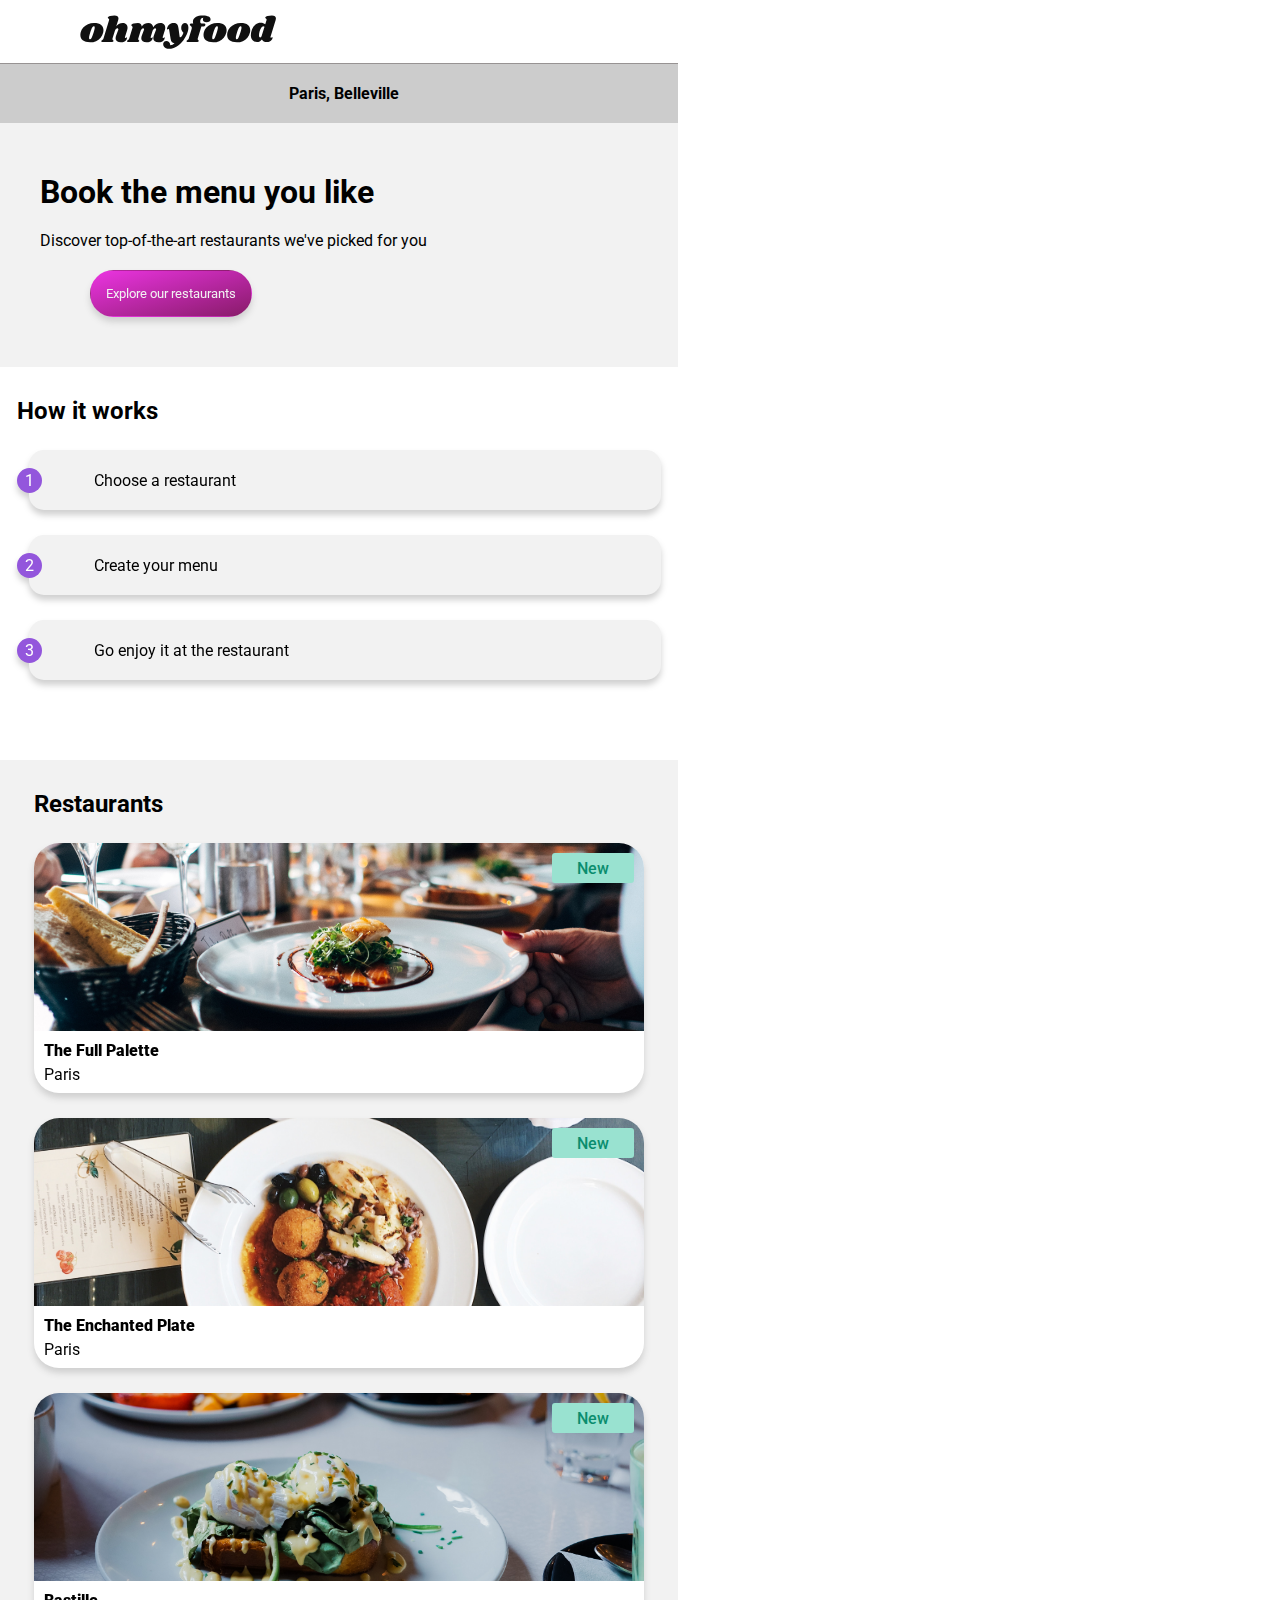
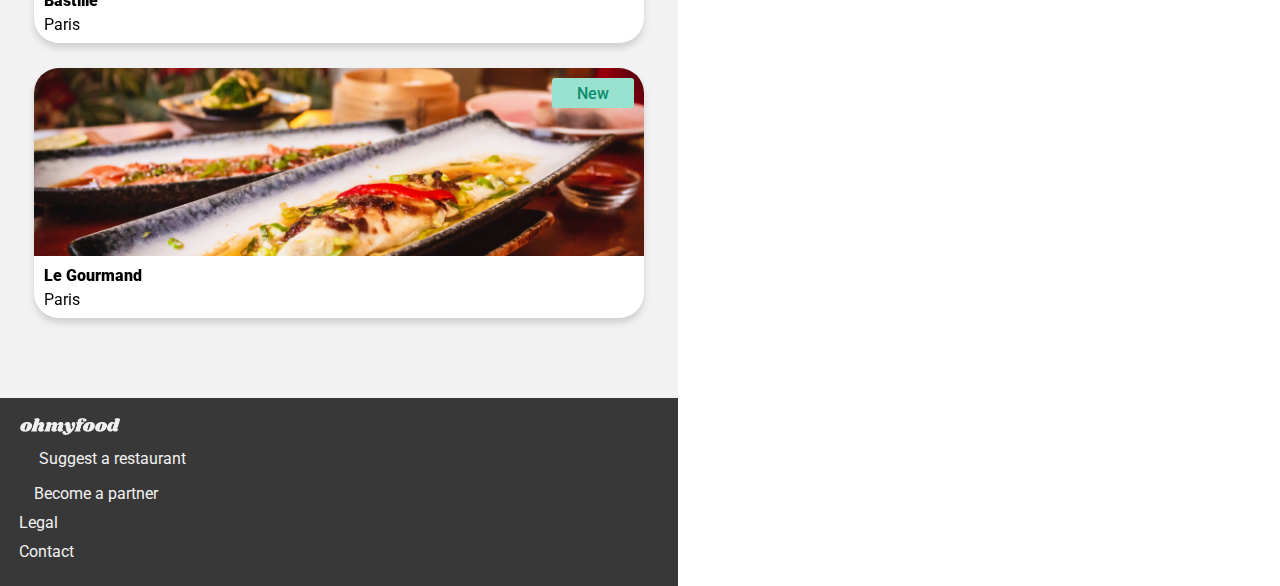
<file: index.html>
<!DOCTYPE html>
<html lang="en">

<head>
    <!-- standard information -->

    <title>Ohmyfood</title>
    <meta name="viewport" content="width=device-width, initial-scale=1" />
    <meta charset="utf-8">
    <meta http-equiv="X-UA-Compatible" content="IE=edge">
    <meta name="description"
        content="Ohmyfood is an luxury online food ordering company that puts the customer in control of creating their own menu before stepping foot in one of the gastronomic restaurants. 
        The concept allows users to make their gastronomic choices in advance, thereby reducing their waiting time in restaurants and improving their experience">

    <!-- Font Awesome, stylesheet and relevant font library -->

    <link rel="stylesheet" href="https://cdnjs.cloudflare.com/ajax/libs/font-awesome/6.3.0/css/all.min.css"
        integrity="sha512-SzlrxWUlpfuzQ+pcUCosxcglQRNAq/DZjVsC0lE40xsADsfeQoEypE+enwcOiGjk/bSuGGKHEyjSoQ1zVisanQ=="
        crossorigin="anonymous" referrerpolicy="no-referrer">
    <link href="styles/main.css" type="text/css" rel="stylesheet">

    <link rel="preconnect" href="https://fonts.googleapis.com">
    <link rel="preconnect" href="https://fonts.gstatic.com" crossorigin>
    <link rel="preconnect" href="https://fonts.googleapis.com">
    <link rel="preconnect" href="https://fonts.gstatic.com" crossorigin>
    <link rel="preconnect" href="https://fonts.googleapis.com">
    <link rel="preconnect" href="https://fonts.gstatic.com" crossorigin>
    <link rel="preconnect" href="https://fonts.googleapis.com">
<link rel="preconnect" href="https://fonts.gstatic.com" crossorigin>
<link href="https://fonts.googleapis.com/css2?family=Roboto:wght@100;400;500;700;900&family=Shrikhand&display=swap" rel="stylesheet">

</head>

<body>

   <!-- MENU PAGES LINKS -->
   <!-- <body class="menu1">The Full Palette
        <body class="menu2">The Enchanted Plate
        <body class="menu3">Bastille
        <body class="menu4">Le Gourmand -->

    <!-- LOGO AND LOCATION SECTION ==================== -->
<div class="loader"></div>

    <div class="site-container">
        <header>
            <div class="header_logo">
                <img src="./images/logo/ohmyfood@2x.svg" alt="Ohmyfood logo">
            </div>

            <div class="location">
                <i class="fa-sharp fa-solid fa-location-dot"></i>
                <h4>Paris, Belleville</h4>
            </div>

        </header>

        <!-- EXPLORE SECTION ==================== -->

        <section id="sec_discover">
            <div class="book">
                <h1>Book the menu you like</h1>
                <p>Discover top-of-the-art restaurants we've picked for you</p>

                <discover>
                    <button class="explore">
                        <span class="button_label_text">Explore our restaurants</span>
                    </button>
                </discover>
            </div>

        </section>

        <!-- HOW IT WORKS SECTION ==================== -->

        <section class="howto">
            

            <div class="mini-cards-container">
                <div class="how-to-header">  
                    <h2>How it works</h2>
                    </div>
                <div class="mini-card">
                    <p class="number">1</p>
                    <i class="fa-solid fa-mobile-screen-button"></i>
                    <p class="mini-card-text">Choose a restaurant</p>
                </div>

                <div class="mini-card">
                    <p class="number">2</p>
                    <i class="fas fa-list-ul fa-lg icon-fonction"></i>
                    <p class="mini-card-text">Create your menu</p>
                </div>

                <div class="mini-card">
                    <p class="number">3</p>
                    <i class="fa-sharp fa-solid fa-store"></i>
                    <p class="mini-card-text">Go enjoy it at the restaurant</p>
                </div>
            </div>
</body>
</section>

<!-- RESTAURANT SELECTION CONTAINER AND CARDS ==================== -->
<section>

<div class="big-cards-container">

    <div class="restaurants-header">
        <h2>Restaurants</h2>
    </div>

   
    <section id="menu1">
    <a href="./menu1.html">
        
        <div class="big-card">
			<img src="./images/restaurants/the-full-palette.jpg" alt="The Full Palette">
			<div class="card-details">
				<div>
					<p class="card-title"><strong>The Full Palette</strong> </p>
					<p class="card-description">Paris</p>
				</div>
				<span class="fa-stack fa-2x">
					<span class="fa-regular fa-heart fa-stack-2x"></span>
					<span class="fa-solid fa-heart fa-stack-2x"></span>
				  </span>        
			</div>
			<p class="new">New</p>
		</div>
	</a>
	</section>

	<section id="menu2">
    <a href="./#">
		<div class="big-card">
            <img src="./images/restaurants/the-enchanted-plate.jpg" alt="The Enchanted Plate">            
            <div class="card-details">
				<div>
					<p class="card-title"><strong>The Enchanted Plate</strong> </p>
					<p class="card-description">Paris</p> 
				</div>
				<span class="fa-stack fa-2x">
					<span class="fa-regular fa-heart fa-stack-2x"></span>
					<span class="fa-solid fa-heart fa-stack-2x"></span>
				</span>        
			</div>
			<p class="new">New</p>
		</div>
    </a>
	</section>
       

    <a href="./#">
		<div class="big-card">
            <img src="./images/restaurants/bastille.jpg" alt="Bastille">            
            <div class="card-details">
				<div>
					<p class="card-title"><strong>Bastille</strong> </p>
					<p class="card-description">Paris</p> 
			</div>
            <span class="fa-stack fa-2x">
				<span class="fa-regular fa-heart fa-stack-2x"></span>
				<span class="fa-solid fa-heart fa-stack-2x"></span>
			</span>       
		</div>           
        <p class="new">New</p>
		</div>
    </a>

       
   <a href="./#">
		<div class="big-card">
            <img src="./images/restaurants/le-gourmand.jpg" alt="Le Gourmand">          
            <div class="card-details">
				<div>
					<p class="card-title"><strong>Le Gourmand</strong> </p>
					<p class="card-description">Paris</p> 
				</div>
				<span class="fa-stack fa-2x">
					<span class="fa-regular fa-heart fa-stack-2x"></span>
					<span class="fa-solid fa-heart fa-stack-2x"></span>
				</span>
			</div>
			<p class="new">New</p>
		</div>
   </a>

    
</div>

</section>



<!-- FOOTER ==================== -->

<section class="footer_info">
    <div class="footer-cards-container">
        <div class="footer_logo">
            <img class="resize" src="./images/logo/ohmyfood.png" alt="Ohmyfood logo">
        </div>

        <div class="footer-card1">
            <a href="./#"><i class="fa-solid fa-utensils"></i>
            <p class="footer-heading">Suggest a restaurant</p></a>
        </div>
        

        <div class="footer-card2">
            <a href="./#"><i class="fa-regular fa-handshake"></i>
            <p class="footer-heading">Become a partner</p></a>
        </div>
        

        <div class="footer-card3">
            <a href="./#"><p>Legal</p></a>
        </div>

        <div class="footer-card4">
            <a href="mailto:info@ohmyfood.com"><p>Contact</p></a>
        </div>
    </div>
    </div>

</section>
</body>
</html>
</file>
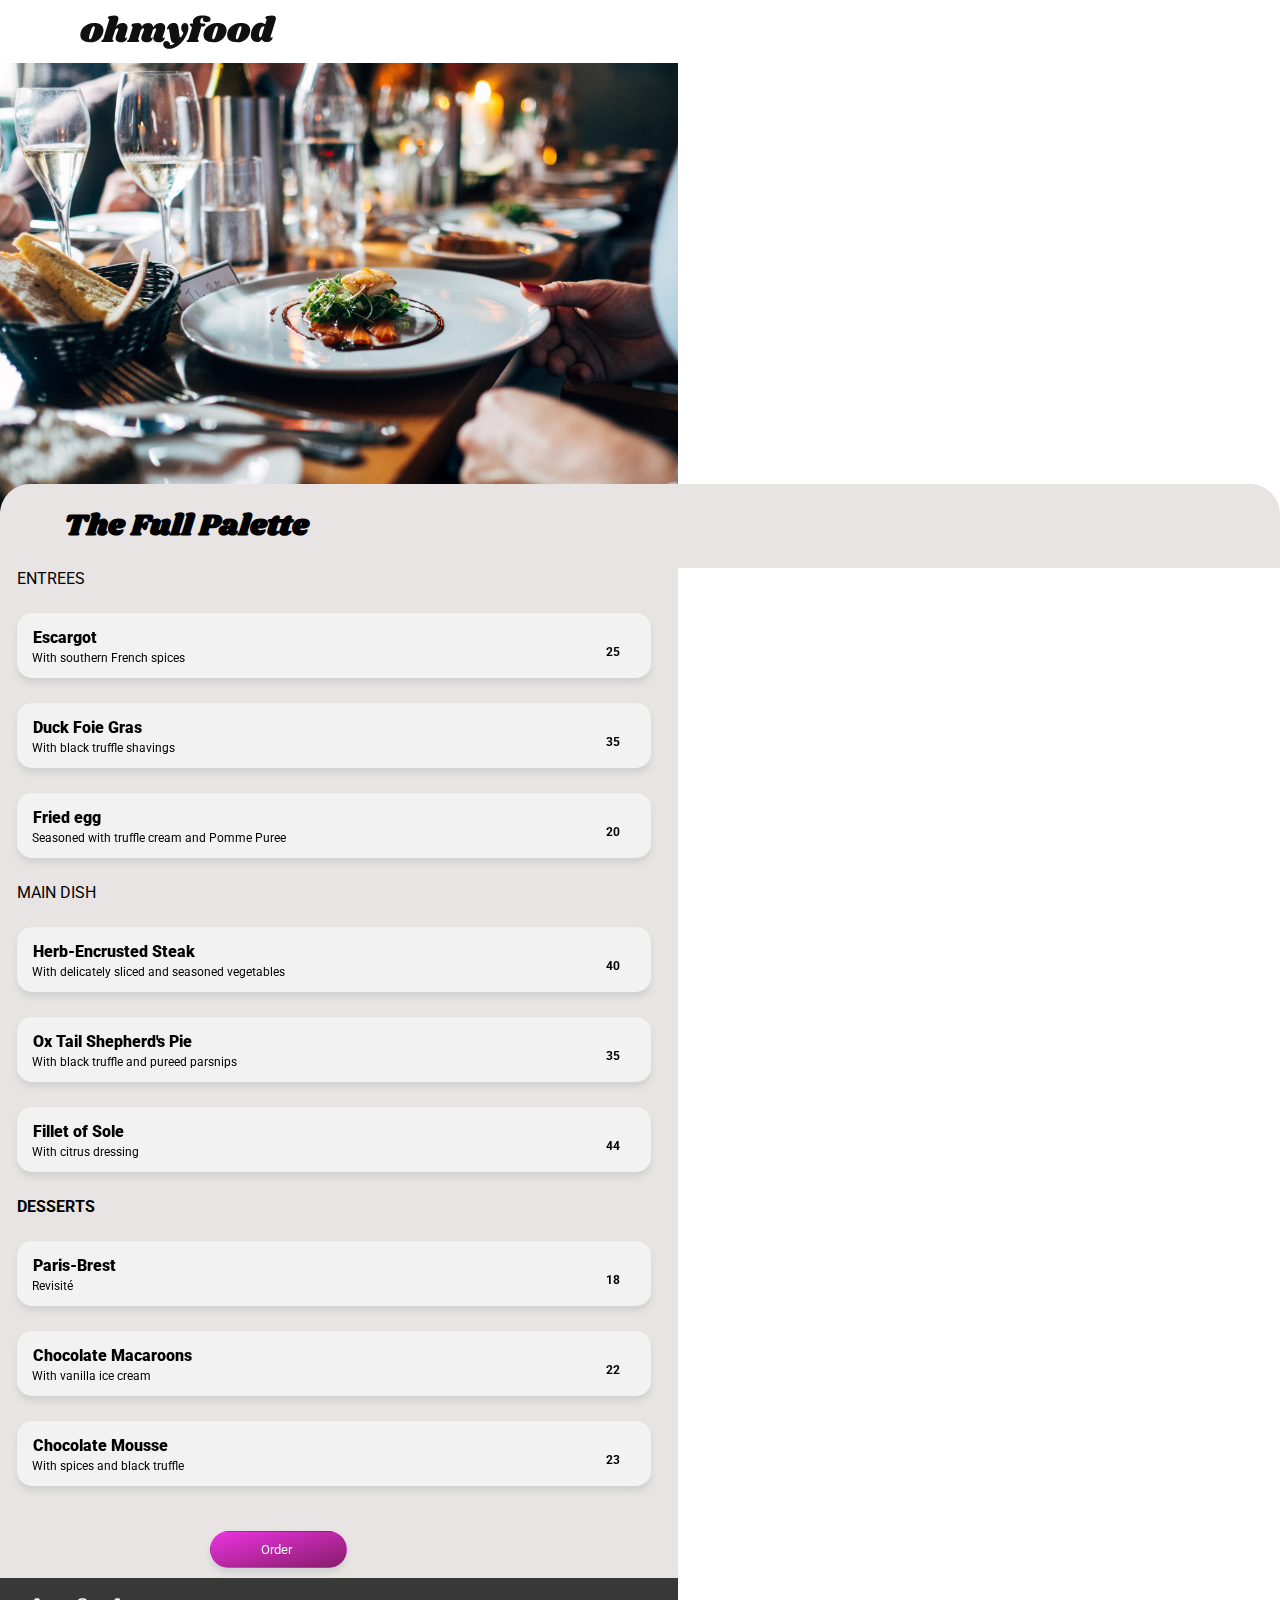
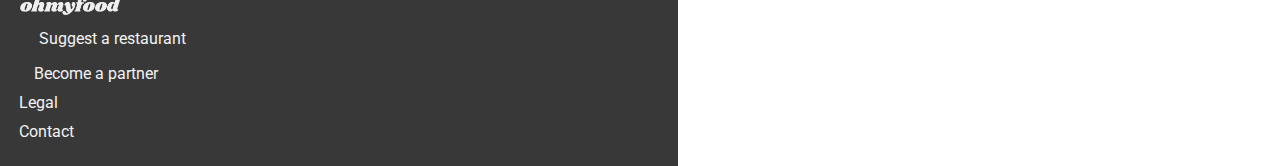
<file: menu1.html>
<!DOCTYPE html>
<html lang="en">

<head>
    <!-- STANDARD INFORMATION -->

    <title>The Full Palette menu</title>
    <meta name="viewport" content="width=device-width, initial-scale=1" />
    <meta charset="utf-8">
    <meta http-equiv="X-UA-Compatible" content="IE=edge">
    <meta name="description"
        content="Choose from the Full Palette's extensive menu, then submit your choices on the Ohmyfood luxury online food ordering company. You're in control of creating your menu before even stepping foot in our gastronomic restaurant.">

    <!-- Font Awesome, stylesheet and relevant font library -->

    <link rel="stylesheet" href="https://cdnjs.cloudflare.com/ajax/libs/font-awesome/6.3.0/css/all.min.css"
        integrity="sha512-SzlrxWUlpfuzQ+pcUCosxcglQRNAq/DZjVsC0lE40xsADsfeQoEypE+enwcOiGjk/bSuGGKHEyjSoQ1zVisanQ=="
        crossorigin="anonymous" referrerpolicy="no-referrer">
    <link href="styles/main.css" type="text/css" rel="stylesheet">
	<link href="styles/restaurant.css" type="text/css" rel="stylesheet">

    <link rel="preconnect" href="https://fonts.googleapis.com">
    <link rel="preconnect" href="https://fonts.gstatic.com" crossorigin>
    <link rel="preconnect" href="https://fonts.googleapis.com">
    <link rel="preconnect" href="https://fonts.gstatic.com" crossorigin>
    <link rel="preconnect" href="https://fonts.googleapis.com">
    <link rel="preconnect" href="https://fonts.gstatic.com" crossorigin>
    <link rel="preconnect" href="https://fonts.googleapis.com">
	<link rel="preconnect" href="https://fonts.gstatic.com" crossorigin>
	
	<link href="https://fonts.googleapis.com/css2?family=Roboto:wght@100;400;500;700;900" rel="stylesheet">
	<link href="https://fonts.googleapis.com/css2?family=Shrikhand&display=swap" rel="stylesheet">
</head>        
<body>  

<!-- MENU ONE DETAILS -->

      
        <div class="loader"></div>

        <!-- lOGO AND IMAGE SECTION -->

        <div class="site-container">
            <header>
				<a href="./index.html">
					<div class="header-back-navigation">
						<span class="fa-solid fa-arrow-left"></span>
					</div>
                </a>
				<div class="header_logo">
                    <img src="./images/logo/ohmyfood@2x.svg" alt="Ohmyfood logo">
				</div>
			</header>
		
        
      

    <!-- RESTAURANT MENU CONTAINER, HEART AND CARDS -->

    
    
        <div class="menu-image">
			<a href="./index.html"><img src="./images/restaurants/the-full-palette.jpg" alt="The Full Palette"></a>
		</div>
	
    
    <div class="restaurant-header">
		<div class="card-details">
			<div>
				<p class="restaurant-title"><strong>The Full Palette</strong> </p>
			</div>
			<span class="fa-stack fa-2x">
				<span class="fa-regular fa-heart fa-stack-2x"></span>
				<span class="fa-solid fa-heart fa-stack-2x"></span>
			</span>
		</div>
    </div>

    
    <!-- MENU CARD DETAILS -->

    <div class="menu-cards-container">
		<p class="sub-name">ENTREES</p>
	
		<div class="menu-card">        
			<div class="card-info">
				<span class="card-title"><strong>Escargot</strong></span>
				<span class="card-description">With southern French spices</span>
				<span class="card-cost"><p>25<i class="fa-solid fa-euro-sign"></i></p></span>
            </div>
            <div class="hidden-control">
                <div class="check"><i class="fa-solid fa-check"></i></div>
            </div>   
		</div>

        <div class="menu-card">        
            <div class="card-info">
				<span class="card-title"><strong>Duck Foie Gras</strong></span>
				<span class="card-description">With black truffle shavings</span>
				<span class="card-cost"><p>35<i class="fa-solid fa-euro-sign"></i></p></span>
            </div>
            <div class="hidden-control">
                <div class="check"><i class="fa-solid fa-check"></i></div>
            </div>       
        </div>
        
        <div class="menu-card">
            <div class="card-info">
				<span class="card-title"><strong>Fried egg</strong></span>
				<span class="card-description">Seasoned with truffle cream and Pomme Puree</span>
				<span class="card-cost"><p>20<i class="fa-solid fa-euro-sign"></i></p></span>
            </div>
            <div class="hidden-control">
                <div class="check"><i class="fa-solid fa-check"></i></div>
            </div>       
        </div>


        <p class="sub-name">MAIN DISH</p>

		<div class="menu-card">        
			<div class="card-info">
				<span class="card-title"><strong>Herb-Encrusted Steak</strong></span>
				<span class="card-description">With delicately sliced and seasoned vegetables</span>
				<span class="card-cost"><p>40<i class="fa-solid fa-euro-sign"></i></p></span>
            </div>
            <div class="hidden-control">
                <div class="check"><i class="fa-solid fa-check"></i></div>
            </div>   
		</div>

		<div class="menu-card">        
			<div class="card-info">
				<span class="card-title"><strong>Ox Tail Shepherd's Pie</strong></span>
				<span class="card-description">With black truffle and pureed parsnips</span>
				<span class="card-cost"><p>35<i class="fa-solid fa-euro-sign"></i></p></span>
            </div>
            <div class="hidden-control">
                <div class="check"><i class="fa-solid fa-check"></i></div>
            </div>   
		</div>
		
		
		<div class="menu-card">        
			<div class="card-info">
				<span class="card-title"><strong>Fillet of Sole</strong></span>
				<span class="card-description">With citrus dressing</span>
				<span class="card-cost"><p>44<i class="fa-solid fa-euro-sign"></i></p></span>
            </div>
            <div class="hidden-control">
                <div class="check"><i class="fa-solid fa-check"></i></div>
            </div>   
		</div>
		
		
		
        <p class="sub-name"><strong>DESSERTS</strong> </p>

		<div class="menu-card">        
			<div class="card-info">
				<span class="card-title"><strong>Paris-Brest</strong></span>
				<span class="card-description">Revisité</span>
				<span class="card-cost"><p>18<i class="fa-solid fa-euro-sign"></i></p></span>
            </div>
            <div class="hidden-control">
                <div class="check"><i class="fa-solid fa-check"></i></div>
            </div>   
		</div>

		<div class="menu-card">        
			<div class="card-info">
				<span class="card-title"><strong>Chocolate Macaroons</strong></span>
				<span class="card-description">With vanilla ice cream</span>
				<span class="card-cost"><p>22<i class="fa-solid fa-euro-sign"></i></p></span>
            </div>
            <div class="hidden-control">
                <div class="check"><i class="fa-solid fa-check"></i></div>
            </div>   
		</div>
	
		<div class="menu-card">        
			<div class="card-info">
				<span class="card-title"><strong>Chocolate Mousse</strong></span>
				<span class="card-description">With spices and black truffle</span>
				<span class="card-cost"><p>23<i class="fa-solid fa-euro-sign"></i></p></span>
            </div>
            <div class="hidden-control">
                <div class="check"><i class="fa-solid fa-check"></i></div>
            </div>   
		</div>
       

        <!-- ORDER BUTTON -->

        <button class="order">
            <span class="button_label_text">Order</span>
        </button>

    </div>
    

    <section class="footer_info">
		<div class="footer-cards-container">
			<div class="footer_logo">
				<img class="resize" src="./images/logo/ohmyfood.png" alt="Ohmyfood logo">
			</div>

			<div class="footer-card1">
				<a href="#"><i class="fa-solid fa-utensils"></i>
				<p class="footer-heading">Suggest a restaurant</p></a>
			</div>
			

			<div class="footer-card2">
				<a href="#"><i class="fa-regular fa-handshake"></i>
				<p class="footer-heading">Become a partner</p></a>
			</div>
			

			<div class="footer-card3">
				<a href="#"><p>Legal</p></a>
			</div>

			<div class="footer-card4">
				<a href="mailto:info@ohmyfood.com"><p>Contact</p></a>
			</div>
		</div>
		</div>

	</section>    
    
    </div>



</body>
    
</html>
</file>
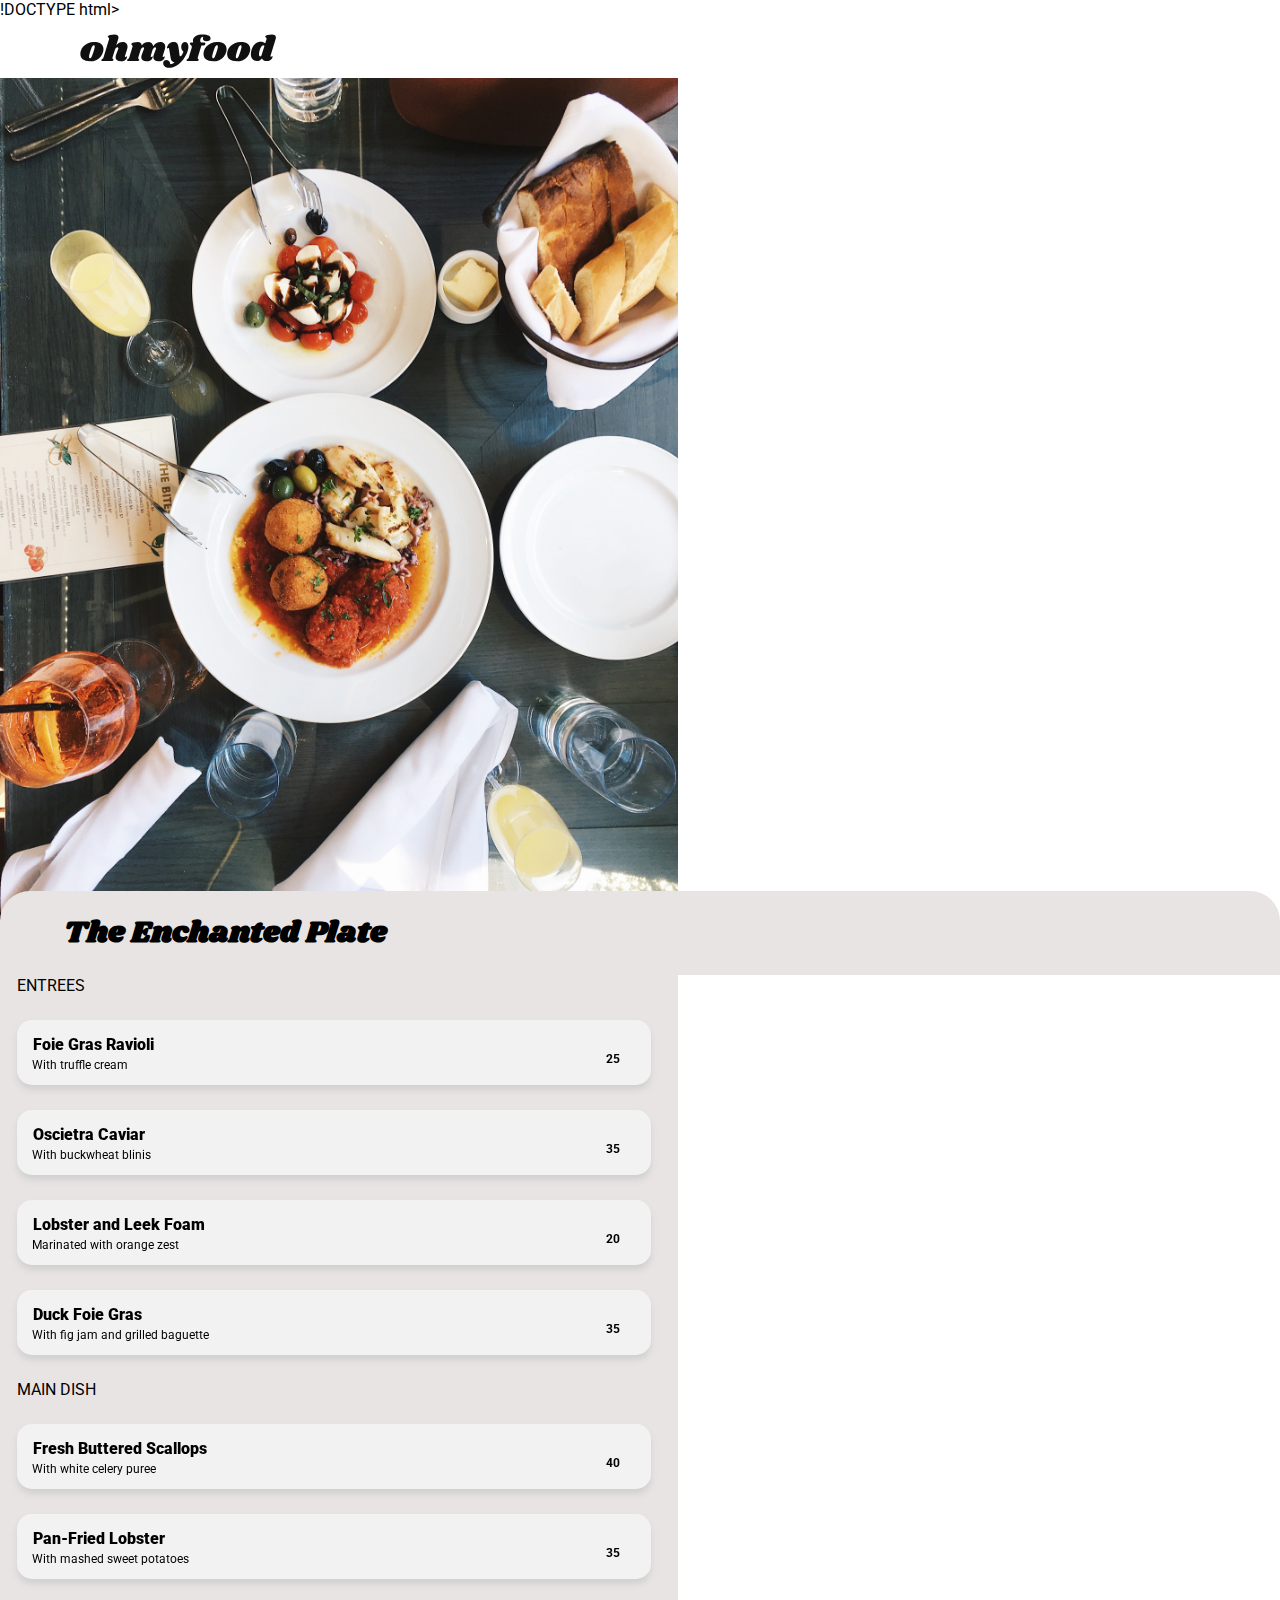
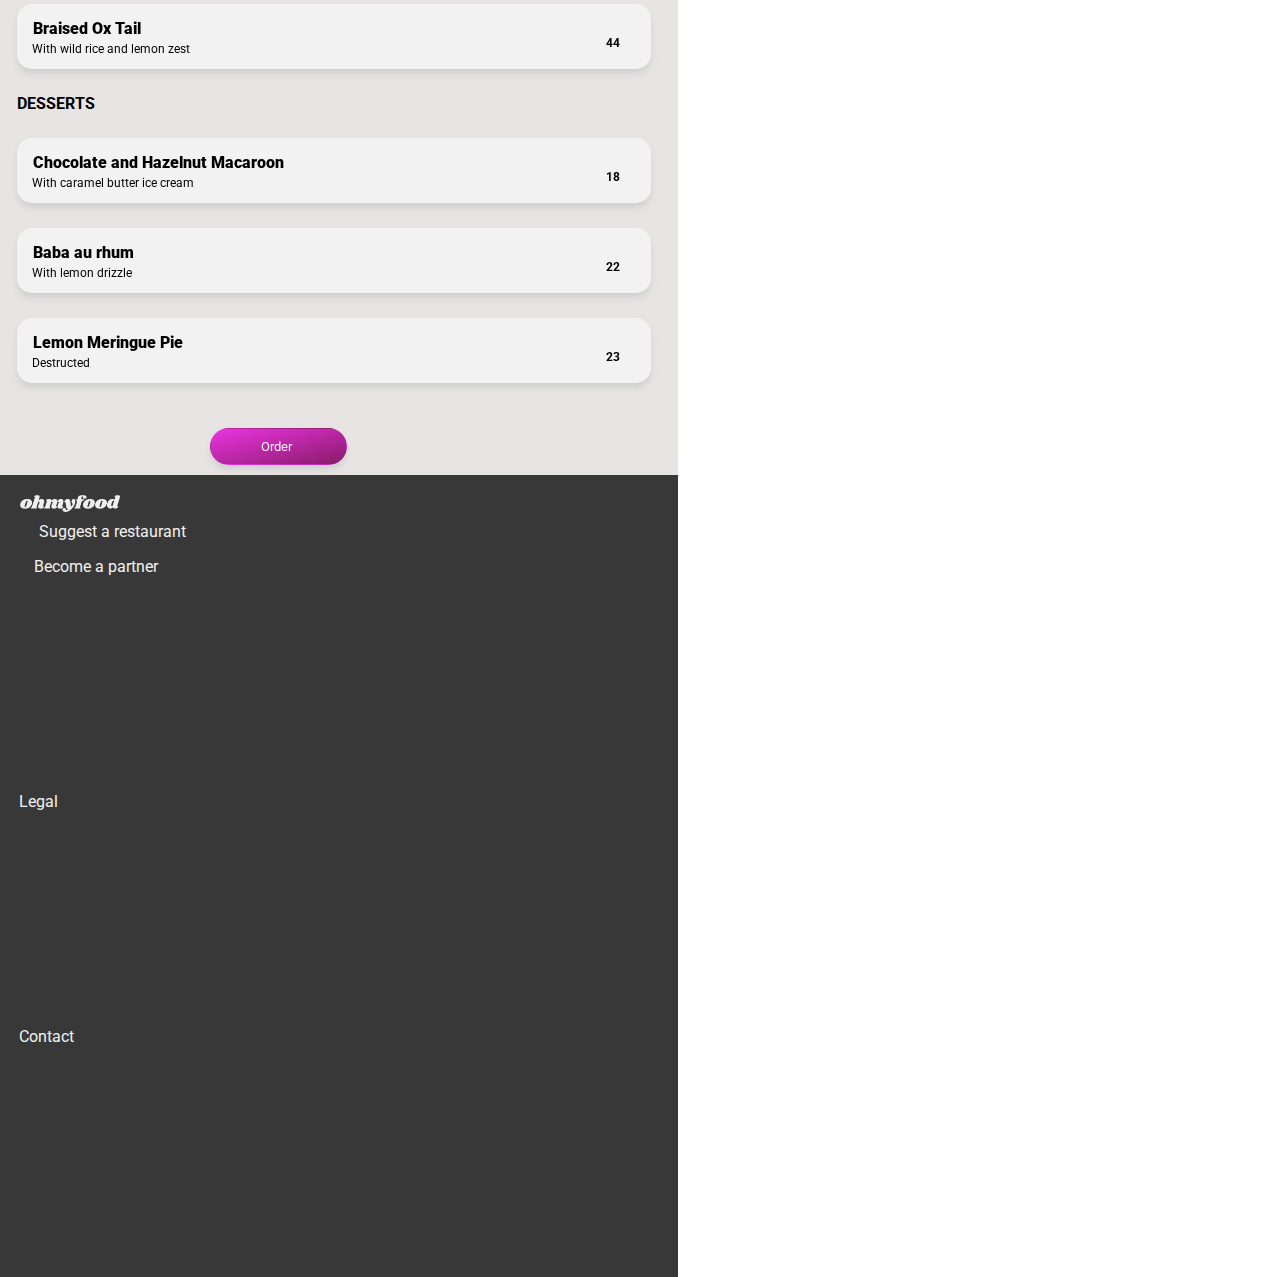
<file: menu2.html>
!DOCTYPE html>
<html lang="en">

<head>
    <!-- STANDARD INFORMATION -->

    <title>The Enchanted Plate menu</title>
    <meta name="viewport" content="width=device-width, initial-scale=1" />
    <meta charset="utf-8">
    <meta http-equiv="X-UA-Compatible" content="IE=edge">
    <meta name="description"
        content="Choose from The Enchanted Plate's extensive menu, then submit your choices on the Ohmyfood luxury online food ordering company. You're in control of creating your menu before even stepping foot in our gastronomic restaurant.">

    <!-- Font Awesome, stylesheet and relevant font library -->

    <link rel="stylesheet" href="https://cdnjs.cloudflare.com/ajax/libs/font-awesome/6.3.0/css/all.min.css"
        integrity="sha512-SzlrxWUlpfuzQ+pcUCosxcglQRNAq/DZjVsC0lE40xsADsfeQoEypE+enwcOiGjk/bSuGGKHEyjSoQ1zVisanQ=="
        crossorigin="anonymous" referrerpolicy="no-referrer">
    <link href="styles/main.css" type="text/css" rel="stylesheet">
	<link href="styles/restaurant.css" type="text/css" rel="stylesheet">

    <link rel="preconnect" href="https://fonts.googleapis.com">
    <link rel="preconnect" href="https://fonts.gstatic.com" crossorigin>
    <link rel="preconnect" href="https://fonts.googleapis.com">
    <link rel="preconnect" href="https://fonts.gstatic.com" crossorigin>
    <link rel="preconnect" href="https://fonts.googleapis.com">
    <link rel="preconnect" href="https://fonts.gstatic.com" crossorigin>
    <link rel="preconnect" href="https://fonts.googleapis.com">
	<link rel="preconnect" href="https://fonts.gstatic.com" crossorigin>
	
	<link href="https://fonts.googleapis.com/css2?family=Roboto:wght@100;400;500;700;900" rel="stylesheet">
	<link href="https://fonts.googleapis.com/css2?family=Shrikhand&display=swap" rel="stylesheet">
</head>        
<body>  

<!-- MENU ONE DETAILS -->

      
        <div class="loader"></div>

        <!-- lOGO AND IMAGE SECTION -->

        <div class="site-container">
            <header>
				<a href="./index.html">
					<div class="header-back-navigation">
						<span class="fa-solid fa-arrow-left"></span>
					</div>
                </a>
				<div class="header_logo">
                    <img src="./images/logo/ohmyfood@2x.svg" alt="Ohmyfood logo">
				</div>
			</header>
		
        
      

    <!-- RESTAURANT MENU CONTAINER, HEART AND CARDS -->

    
    
        <div class="menu-image">
			<a href="./index.html"><img src="./images/restaurants/the-enchanted-plate.jpg" alt="The Full Palette"></a>
		</div>
	
    
    <div class="restaurant-header">
		<div class="card-details">
			<div>
				<p class="restaurant-title"><strong>The Enchanted Plate</strong> </p>
			</div>
			<span class="fa-stack fa-2x">
				<span class="fa-regular fa-heart fa-stack-2x"></span>
				<span class="fa-solid fa-heart fa-stack-2x"></span>
			</span>
		</div>
    </div>

    
    <!-- MENU CARD DETAILS -->

    <div class="menu-cards-container">
		<p class="sub-name">ENTREES</p>
	
		<div class="menu-card">        
			<div class="card-info">
				<span class="card-title"><strong>Foie Gras Ravioli</strong></span>
				<span class="card-description">With truffle cream</span>
				<span class="card-cost"><p>25<i class="fa-solid fa-euro-sign"></i></p></span>
            </div>
            <div class="hidden-control">
                <div class="check"><i class="fa-solid fa-check"></i></div>
            </div>   
		</div>

        <div class="menu-card">        
            <div class="card-info">
				<span class="card-title"><strong>Oscietra Caviar</strong></span>
				<span class="card-description">With buckwheat blinis</span>
				<span class="card-cost"><p>35<i class="fa-solid fa-euro-sign"></i></p></span>
            </div>
            <div class="hidden-control">
                <div class="check"><i class="fa-solid fa-check"></i></div>
            </div>       
        </div>
        
        <div class="menu-card">
            <div class="card-info">
				<span class="card-title"><strong>Lobster and Leek Foam</strong></span>
				<span class="card-description">Marinated with orange zest</span>
				<span class="card-cost"><p>20<i class="fa-solid fa-euro-sign"></i></p></span>
            </div>
            <div class="hidden-control">
                <div class="check"><i class="fa-solid fa-check"></i></div>
            </div>       
        </div>

        <div class="menu-card">
            <div class="card-info">
				<span class="card-title"><strong>Duck Foie Gras</strong></span>
				<span class="card-description">With fig jam and grilled baguette</span>
				<span class="card-cost"><p>35<i class="fa-solid fa-euro-sign"></i></p></span>
            </div>
            <div class="hidden-control">
                <div class="check"><i class="fa-solid fa-check"></i></div>
            </div>       
        </div>


        <p class="sub-name">MAIN DISH</p>

		<div class="menu-card">        
			<div class="card-info">
				<span class="card-title"><strong>Fresh Buttered Scallops</strong></span>
				<span class="card-description">With white celery puree</span>
				<span class="card-cost"><p>40<i class="fa-solid fa-euro-sign"></i></p></span>
            </div>
            <div class="hidden-control">
                <div class="check"><i class="fa-solid fa-check"></i></div>
            </div>   
		</div>

		<div class="menu-card">        
			<div class="card-info">
				<span class="card-title"><strong>Pan-Fried Lobster</strong></span>
				<span class="card-description">With mashed sweet potatoes</span>
				<span class="card-cost"><p>35<i class="fa-solid fa-euro-sign"></i></p></span>
            </div>
            <div class="hidden-control">
                <div class="check"><i class="fa-solid fa-check"></i></div>
            </div>   
		</div>
		
		
		<div class="menu-card">        
			<div class="card-info">
				<span class="card-title"><strong>Braised Ox Tail</strong></span>
				<span class="card-description">With wild rice and lemon zest</span>
				<span class="card-cost"><p>44<i class="fa-solid fa-euro-sign"></i></p></span>
            </div>
            <div class="hidden-control">
                <div class="check"><i class="fa-solid fa-check"></i></div>
            </div>   
		</div>
		
		
		
        <p class="sub-name"><strong>DESSERTS</strong> </p>

		<div class="menu-card">        
			<div class="card-info">
				<span class="card-title"><strong>Chocolate and Hazelnut Macaroon</strong></span>
				<span class="card-description">With caramel butter ice cream</span>
				<span class="card-cost"><p>18<i class="fa-solid fa-euro-sign"></i></p></span>
            </div>
            <div class="hidden-control">
                <div class="check"><i class="fa-solid fa-check"></i></div>
            </div>   
		</div>

		<div class="menu-card">        
			<div class="card-info">
				<span class="card-title"><strong>Baba au rhum</strong></span>
				<span class="card-description">With lemon drizzle</span>
				<span class="card-cost"><p>22<i class="fa-solid fa-euro-sign"></i></p></span>
            </div>
            <div class="hidden-control">
                <div class="check"><i class="fa-solid fa-check"></i></div>
            </div>   
		</div>
	
		<div class="menu-card">        
			<div class="card-info">
				<span class="card-title"><strong>Lemon Meringue Pie</strong></span>
				<span class="card-description">Destructed</span>
				<span class="card-cost"><p>23<i class="fa-solid fa-euro-sign"></i></p></span>
            </div>
            <div class="hidden-control">
                <div class="check"><i class="fa-solid fa-check"></i></div>
            </div>   
		</div>
       

        <!-- ORDER BUTTON -->

        <button class="order">
            <span class="button_label_text">Order</span>
        </button>

    </div>
    

    <section class="footer_info">
		<div class="footer-cards-container">
			<div class="footer_logo">
				<img class="resize" src="./images/logo/ohmyfood.png" alt="Ohmyfood logo">
			</div>

			<div class="footer-card1">
				<a href="#"><i class="fa-solid fa-utensils"></i>
				<p class="footer-heading">Suggest a restaurant</p></a>
			</div>
			

			<div class="footer-card2">
				<a href="#"><i class="fa-regular fa-handshake"></i>
				<p class="footer-heading">Become a partner</p></a>
			</div>
			

			<div class="footer-card3">
				<a href="#"><p>Legal</p></a>
			</div>

			<div class="footer-card4">
				<a href="mailto:info@ohmyfood.com"><p>Contact</p></a>
			</div>
		</div>
		</div>

	</section>    
    
    </div>



</body>
    
</html>
</file>
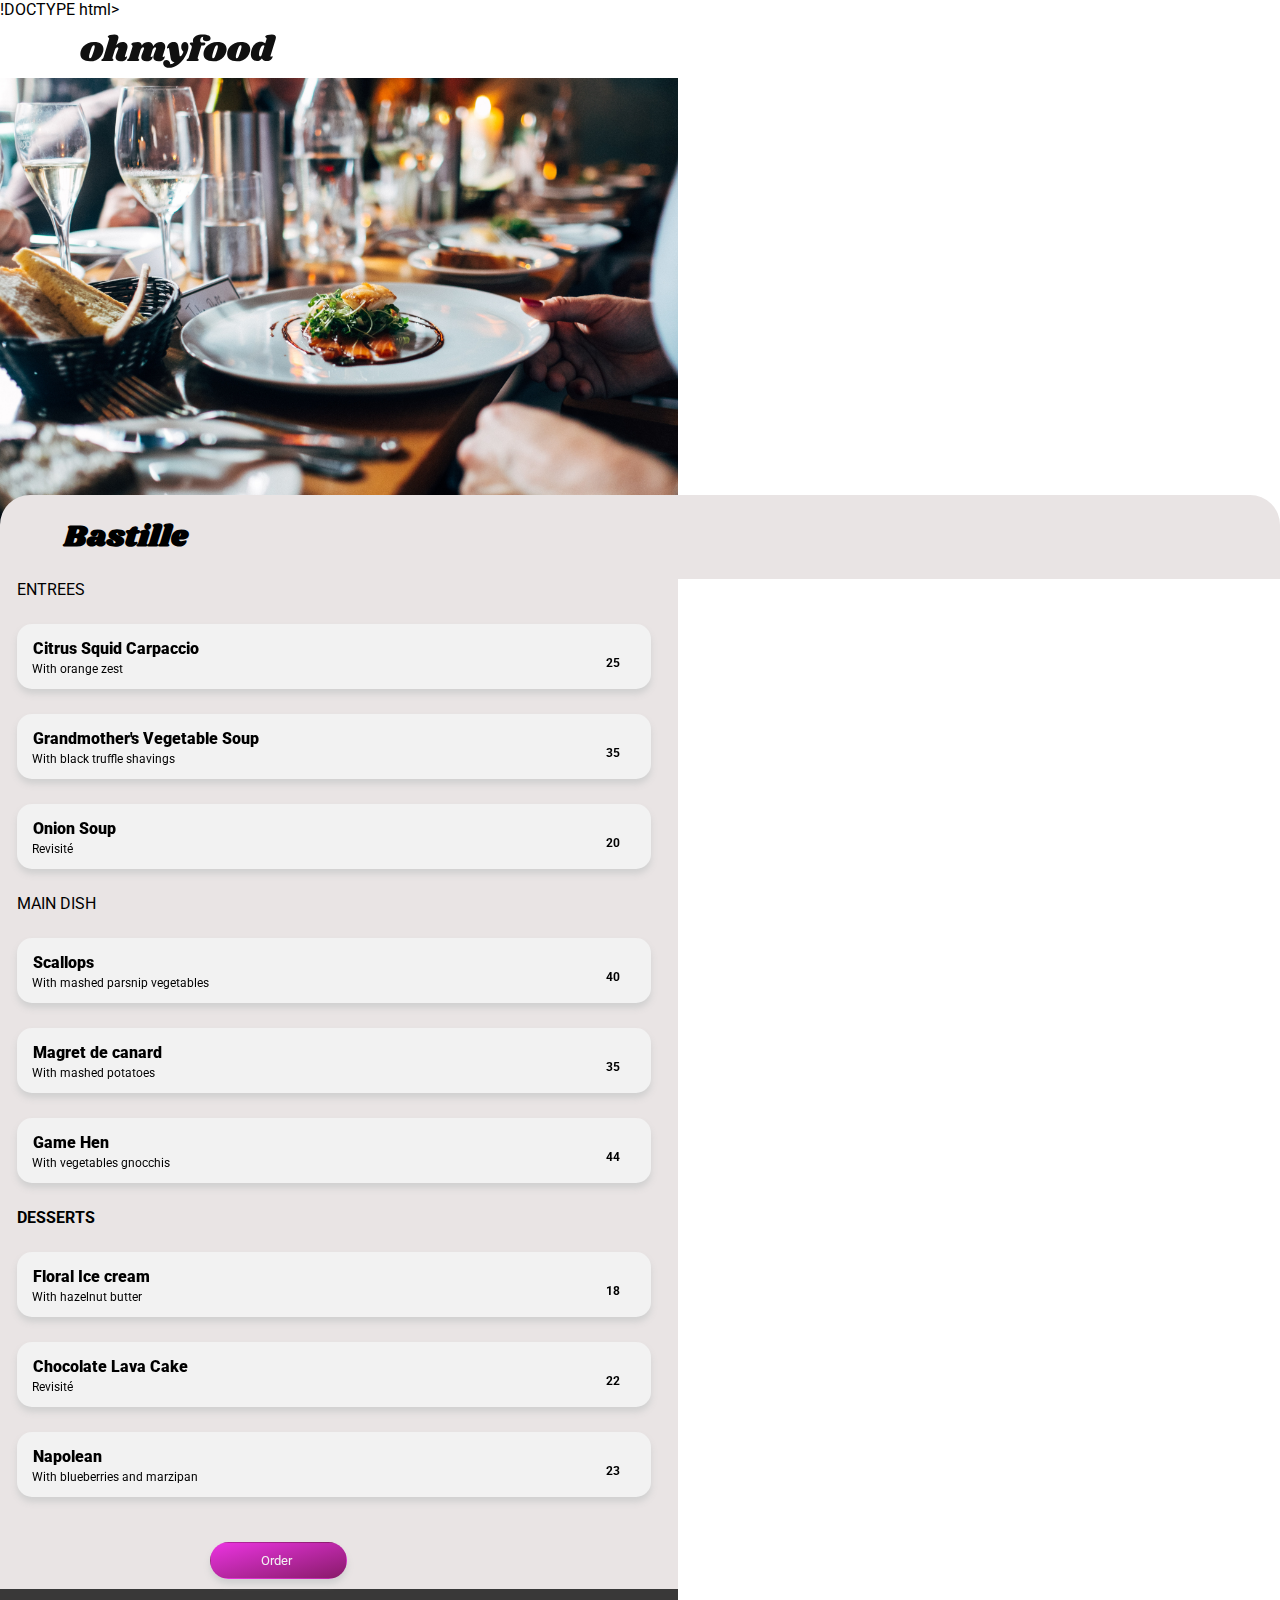
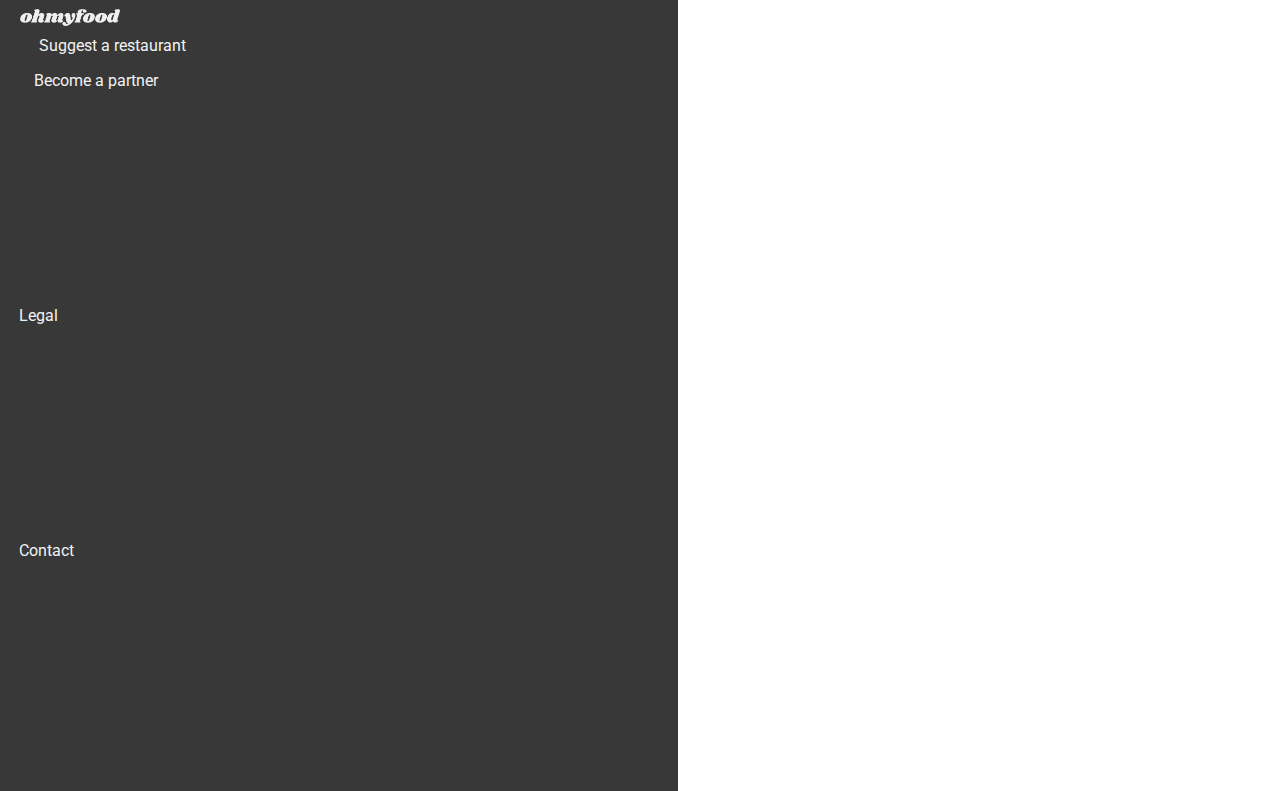
<file: menu3.html>
!DOCTYPE html>
<html lang="en">

<head>
    <!-- STANDARD INFORMATION -->

    <title>Bastille menu</title>
    <meta name="viewport" content="width=device-width, initial-scale=1" />
    <meta charset="utf-8">
    <meta http-equiv="X-UA-Compatible" content="IE=edge">
    <meta name="description"
        content="Choose from Bastille's extensive menu, then submit your choices on the Ohmyfood luxury online food ordering company. You're in control of creating your menu before even stepping foot in our gastronomic restaurant.">

    <!-- Font Awesome, stylesheet and relevant font library -->

    <link rel="stylesheet" href="https://cdnjs.cloudflare.com/ajax/libs/font-awesome/6.3.0/css/all.min.css"
        integrity="sha512-SzlrxWUlpfuzQ+pcUCosxcglQRNAq/DZjVsC0lE40xsADsfeQoEypE+enwcOiGjk/bSuGGKHEyjSoQ1zVisanQ=="
        crossorigin="anonymous" referrerpolicy="no-referrer">
    <link href="styles/main.css" type="text/css" rel="stylesheet">
	<link href="styles/restaurant.css" type="text/css" rel="stylesheet">

    <link rel="preconnect" href="https://fonts.googleapis.com">
    <link rel="preconnect" href="https://fonts.gstatic.com" crossorigin>
    <link rel="preconnect" href="https://fonts.googleapis.com">
    <link rel="preconnect" href="https://fonts.gstatic.com" crossorigin>
    <link rel="preconnect" href="https://fonts.googleapis.com">
    <link rel="preconnect" href="https://fonts.gstatic.com" crossorigin>
    <link rel="preconnect" href="https://fonts.googleapis.com">
	<link rel="preconnect" href="https://fonts.gstatic.com" crossorigin>
	
	<link href="https://fonts.googleapis.com/css2?family=Roboto:wght@100;400;500;700;900" rel="stylesheet">
	<link href="https://fonts.googleapis.com/css2?family=Shrikhand&display=swap" rel="stylesheet">
</head>        
<body>  

<!-- MENU ONE DETAILS -->

      
        <div class="loader"></div>

        <!-- lOGO AND IMAGE SECTION -->

        <div class="site-container">
            <header>
				<a href="./index.html">
					<div class="header-back-navigation">
						<span class="fa-solid fa-arrow-left"></span>
					</div>
                </a>
				<div class="header_logo">
                    <img src="./images/logo/ohmyfood@2x.svg" alt="Ohmyfood logo">
				</div>
			</header>
		
        
      

    <!-- RESTAURANT MENU CONTAINER, HEART AND CARDS -->

    
    
        <div class="menu-image">
			<a href="./index.html"><img src="./images/restaurants/the-full-palette.jpg" alt="The Full Palette"></a>
		</div>
	
    
    <div class="restaurant-header">
		<div class="card-details">
			<div>
				<p class="restaurant-title"><strong>Bastille</strong> </p>
			</div>
			<span class="fa-stack fa-2x">
				<span class="fa-regular fa-heart fa-stack-2x"></span>
				<span class="fa-solid fa-heart fa-stack-2x"></span>
			</span>
		</div>
    </div>

    
    <!-- MENU CARD DETAILS -->

    <div class="menu-cards-container">
		<p class="sub-name">ENTREES</p>
	
		<div class="menu-card">        
			<div class="card-info">
				<span class="card-title"><strong>Citrus Squid Carpaccio</strong></span>
				<span class="card-description">With orange zest</span>
				<span class="card-cost"><p>25<i class="fa-solid fa-euro-sign"></i></p></span>
            </div>
            <div class="hidden-control">
                <div class="check"><i class="fa-solid fa-check"></i></div>
            </div>   
		</div>

        <div class="menu-card">        
            <div class="card-info">
				<span class="card-title"><strong>Grandmother's Vegetable Soup</strong></span>
				<span class="card-description">With black truffle shavings</span>
				<span class="card-cost"><p>35<i class="fa-solid fa-euro-sign"></i></p></span>
            </div>
            <div class="hidden-control">
                <div class="check"><i class="fa-solid fa-check"></i></div>
            </div>       
        </div>
        
        <div class="menu-card">
            <div class="card-info">
				<span class="card-title"><strong>Onion Soup</strong></span>
				<span class="card-description">Revisité</span>
				<span class="card-cost"><p>20<i class="fa-solid fa-euro-sign"></i></p></span>
            </div>
            <div class="hidden-control">
                <div class="check"><i class="fa-solid fa-check"></i></div>
            </div>       
        </div>


        <p class="sub-name">MAIN DISH</p>

		<div class="menu-card">        
			<div class="card-info">
				<span class="card-title"><strong>Scallops</strong></span>
				<span class="card-description">With mashed parsnip vegetables</span>
				<span class="card-cost"><p>40<i class="fa-solid fa-euro-sign"></i></p></span>
            </div>
            <div class="hidden-control">
                <div class="check"><i class="fa-solid fa-check"></i></div>
            </div>   
		</div>

		<div class="menu-card">        
			<div class="card-info">
				<span class="card-title"><strong>Magret de canard</strong></span>
				<span class="card-description">With mashed potatoes</span>
				<span class="card-cost"><p>35<i class="fa-solid fa-euro-sign"></i></p></span>
            </div>
            <div class="hidden-control">
                <div class="check"><i class="fa-solid fa-check"></i></div>
            </div>   
		</div>
		
		
		<div class="menu-card">        
			<div class="card-info">
				<span class="card-title"><strong>Game Hen</strong></span>
				<span class="card-description">With vegetables gnocchis</span>
				<span class="card-cost"><p>44<i class="fa-solid fa-euro-sign"></i></p></span>
            </div>
            <div class="hidden-control">
                <div class="check"><i class="fa-solid fa-check"></i></div>
            </div>   
		</div>
		
		
		
        <p class="sub-name"><strong>DESSERTS</strong> </p>

		<div class="menu-card">        
			<div class="card-info">
				<span class="card-title"><strong>Floral Ice cream</strong></span>
				<span class="card-description">With hazelnut butter</span>
				<span class="card-cost"><p>18<i class="fa-solid fa-euro-sign"></i></p></span>
            </div>
            <div class="hidden-control">
                <div class="check"><i class="fa-solid fa-check"></i></div>
            </div>   
		</div>

		<div class="menu-card">        
			<div class="card-info">
				<span class="card-title"><strong>Chocolate Lava Cake</strong></span>
				<span class="card-description">Revisité</span>
				<span class="card-cost"><p>22<i class="fa-solid fa-euro-sign"></i></p></span>
            </div>
            <div class="hidden-control">
                <div class="check"><i class="fa-solid fa-check"></i></div>
            </div>   
		</div>
	
		<div class="menu-card">        
			<div class="card-info">
				<span class="card-title"><strong>Napolean</strong></span>
				<span class="card-description">With blueberries and marzipan</span>
				<span class="card-cost"><p>23<i class="fa-solid fa-euro-sign"></i></p></span>
            </div>
            <div class="hidden-control">
                <div class="check"><i class="fa-solid fa-check"></i></div>
            </div>   
		</div>
       

        <!-- ORDER BUTTON -->

        <button class="order">
            <span class="button_label_text">Order</span>
        </button>

    </div>
    

    <section class="footer_info">
		<div class="footer-cards-container">
			<div class="footer_logo">
				<img class="resize" src="./images/logo/ohmyfood.png" alt="Ohmyfood logo">
			</div>

			<div class="footer-card1">
				<a href="#"><i class="fa-solid fa-utensils"></i>
				<p class="footer-heading">Suggest a restaurant</p></a>
			</div>
			

			<div class="footer-card2">
				<a href="#"><i class="fa-regular fa-handshake"></i>
				<p class="footer-heading">Become a partner</p></a>
			</div>
			

			<div class="footer-card3">
				<a href="#"><p>Legal</p></a>
			</div>

			<div class="footer-card4">
				<a href="mailto:info@ohmyfood.com"><p>Contact</p></a>
			</div>
		</div>
		</div>

	</section>    
    
    </div>



</body>
    
</html>
</file>
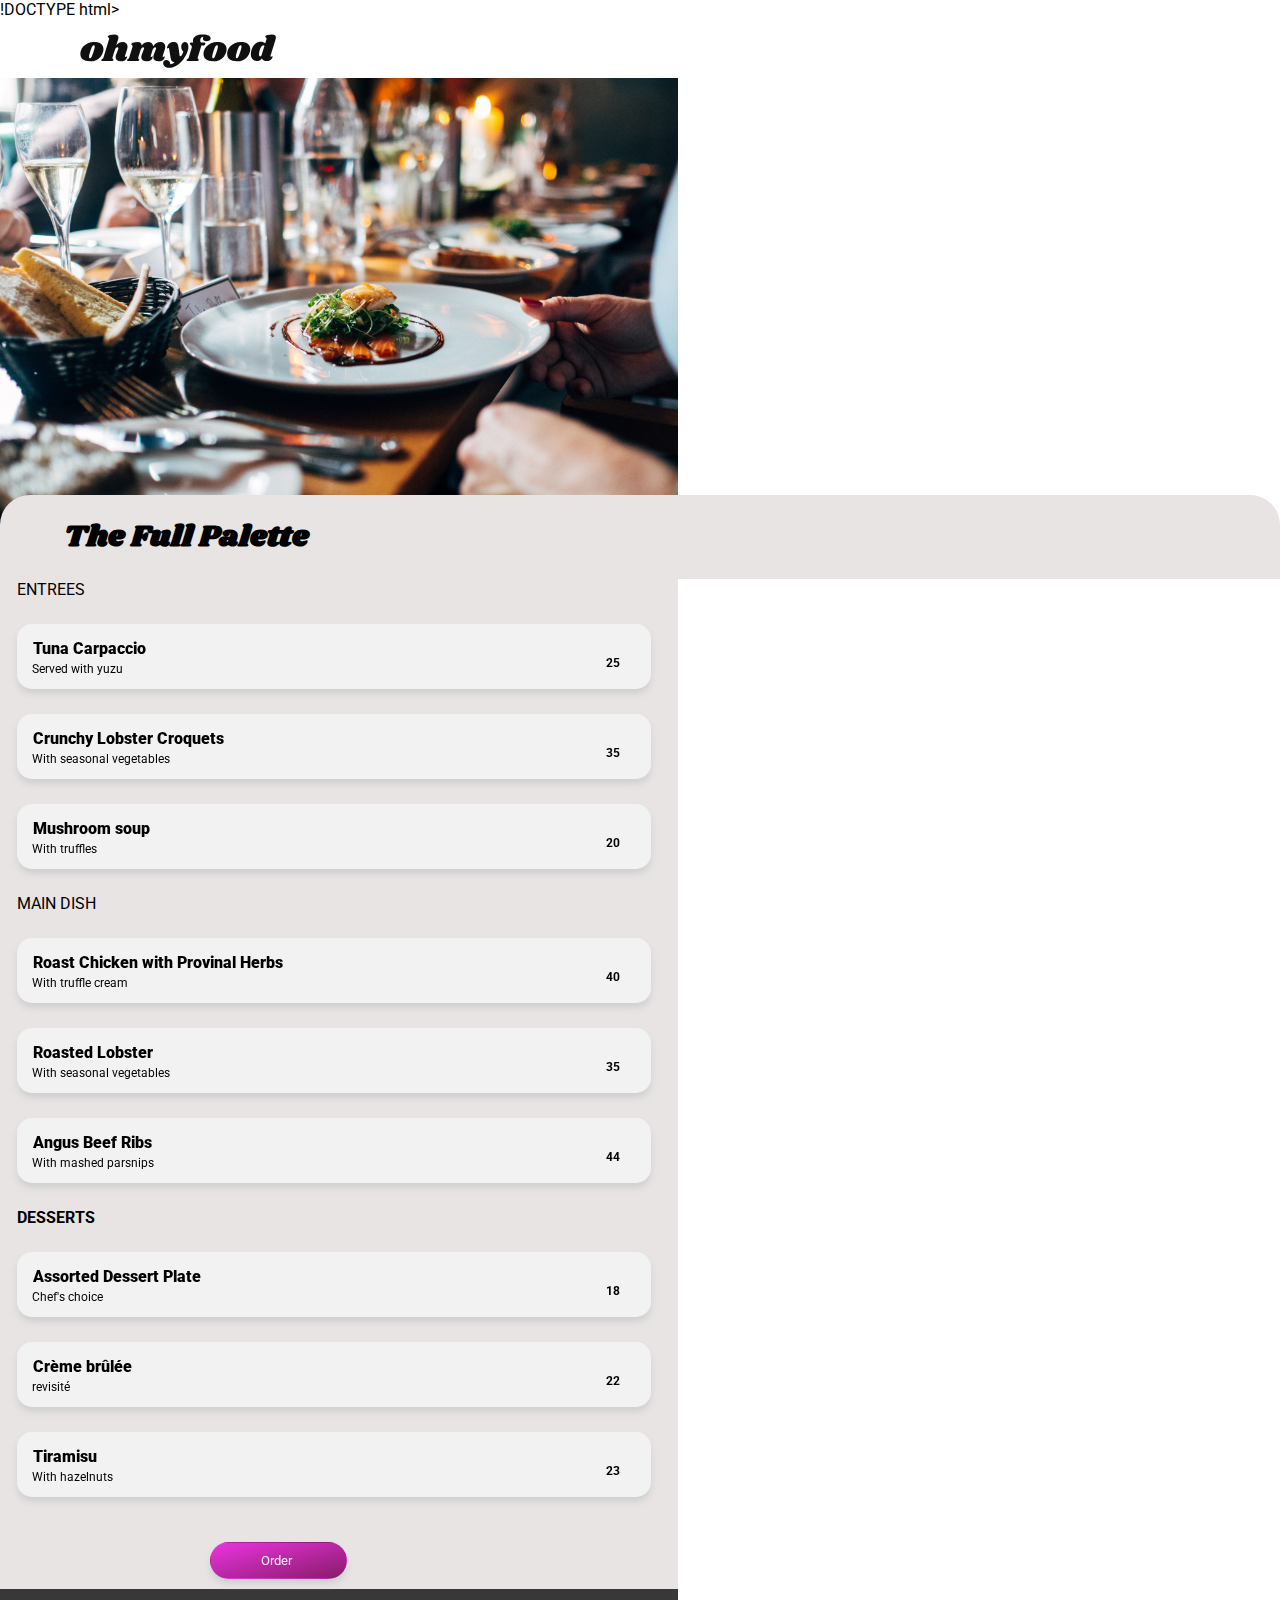
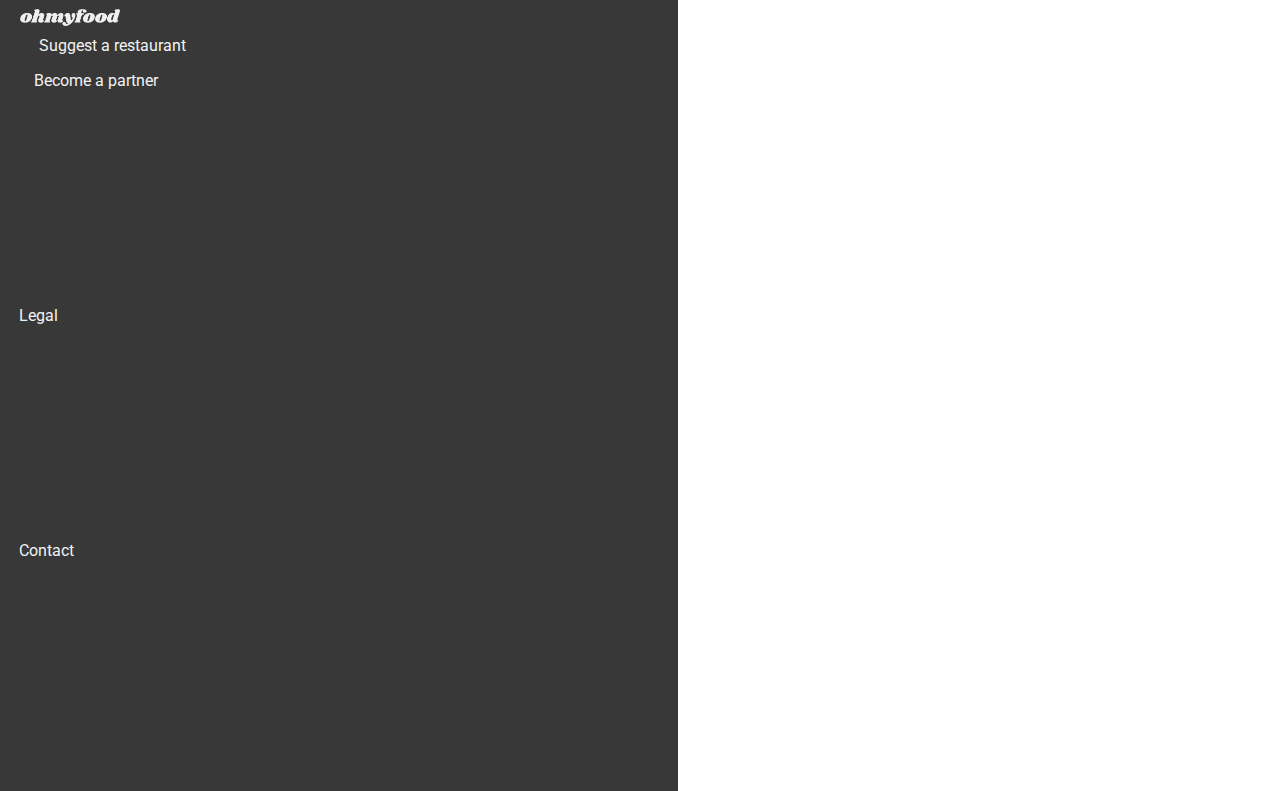
<file: menu4.html>
!DOCTYPE html>
<html lang="en">

<head>
    <!-- STANDARD INFORMATION -->

    <title>Le Gourmand menu</title>
    <meta name="viewport" content="width=device-width, initial-scale=1" />
    <meta charset="utf-8">
    <meta http-equiv="X-UA-Compatible" content="IE=edge">
    <meta name="description"
        content="Choose from Le Gourmand's extensive menu, then submit your choices on the Ohmyfood luxury online food ordering company. You're in control of creating your menu before even stepping foot in our gastronomic restaurant.">

    <!-- Font Awesome, stylesheet and relevant font library -->

    <link rel="stylesheet" href="https://cdnjs.cloudflare.com/ajax/libs/font-awesome/6.3.0/css/all.min.css"
        integrity="sha512-SzlrxWUlpfuzQ+pcUCosxcglQRNAq/DZjVsC0lE40xsADsfeQoEypE+enwcOiGjk/bSuGGKHEyjSoQ1zVisanQ=="
        crossorigin="anonymous" referrerpolicy="no-referrer">
    <link href="styles/main.css" type="text/css" rel="stylesheet">
	<link href="styles/restaurant.css" type="text/css" rel="stylesheet">

    <link rel="preconnect" href="https://fonts.googleapis.com">
    <link rel="preconnect" href="https://fonts.gstatic.com" crossorigin>
    <link rel="preconnect" href="https://fonts.googleapis.com">
    <link rel="preconnect" href="https://fonts.gstatic.com" crossorigin>
    <link rel="preconnect" href="https://fonts.googleapis.com">
    <link rel="preconnect" href="https://fonts.gstatic.com" crossorigin>
    <link rel="preconnect" href="https://fonts.googleapis.com">
	<link rel="preconnect" href="https://fonts.gstatic.com" crossorigin>
	
	<link href="https://fonts.googleapis.com/css2?family=Roboto:wght@100;400;500;700;900" rel="stylesheet">
	<link href="https://fonts.googleapis.com/css2?family=Shrikhand&display=swap" rel="stylesheet">
</head>        
<body>  

<!-- MENU ONE DETAILS -->

      
        <div class="loader"></div>

        <!-- lOGO AND IMAGE SECTION -->

        <div class="site-container">
            <header>
				<a href="./index.html">
					<div class="header-back-navigation">
						<span class="fa-solid fa-arrow-left"></span>
					</div>
                </a>
				<div class="header_logo">
                    <img src="./images/logo/ohmyfood@2x.svg" alt="Ohmyfood logo">
				</div>
			</header>
		
        
      

    <!-- RESTAURANT MENU CONTAINER, HEART AND CARDS -->

    
    
        <div class="menu-image">
			<a href="./index.html"><img src="./images/restaurants/the-full-palette.jpg" alt="The Full Palette"></a>
		</div>
	
    
    <div class="restaurant-header">
		<div class="card-details">
			<div>
				<p class="restaurant-title"><strong>The Full Palette</strong> </p>
			</div>
			<span class="fa-stack fa-2x">
				<span class="fa-regular fa-heart fa-stack-2x"></span>
				<span class="fa-solid fa-heart fa-stack-2x"></span>
			</span>
		</div>
    </div>

    
    <!-- MENU CARD DETAILS -->

    <div class="menu-cards-container">
		<p class="sub-name">ENTREES</p>
	
		<div class="menu-card">        
			<div class="card-info">
				<span class="card-title"><strong>Tuna Carpaccio</strong></span>
				<span class="card-description">Served with yuzu

				</span>
				<span class="card-cost"><p>25<i class="fa-solid fa-euro-sign"></i></p></span>
            </div>
            <div class="hidden-control">
                <div class="check"><i class="fa-solid fa-check"></i></div>
            </div>   
		</div>

        <div class="menu-card">        
            <div class="card-info">
				<span class="card-title"><strong>Crunchy Lobster Croquets</strong></span>
				<span class="card-description">With seasonal vegetables</span>
				<span class="card-cost"><p>35<i class="fa-solid fa-euro-sign"></i></p></span>
            </div>
            <div class="hidden-control">
                <div class="check"><i class="fa-solid fa-check"></i></div>
            </div>       
        </div>
        
        <div class="menu-card">
            <div class="card-info">
				<span class="card-title"><strong>Mushroom soup</strong></span>
				<span class="card-description">With truffles</span>
				<span class="card-cost"><p>20<i class="fa-solid fa-euro-sign"></i></p></span>
            </div>
            <div class="hidden-control">
                <div class="check"><i class="fa-solid fa-check"></i></div>
            </div>       
        </div>


        <p class="sub-name">MAIN DISH</p>

		<div class="menu-card">        
			<div class="card-info">
				<span class="card-title"><strong>Roast Chicken with Provinal Herbs</strong></span>
				<span class="card-description">With truffle cream</span>
				<span class="card-cost"><p>40<i class="fa-solid fa-euro-sign"></i></p></span>
            </div>
            <div class="hidden-control">
                <div class="check"><i class="fa-solid fa-check"></i></div>
            </div>   
		</div>

		<div class="menu-card">        
			<div class="card-info">
				<span class="card-title"><strong>Roasted Lobster</strong></span>
				<span class="card-description">With seasonal vegetables</span>
				<span class="card-cost"><p>35<i class="fa-solid fa-euro-sign"></i></p></span>
            </div>
            <div class="hidden-control">
                <div class="check"><i class="fa-solid fa-check"></i></div>
            </div>   
		</div>
		
		
		<div class="menu-card">        
			<div class="card-info">
				<span class="card-title"><strong>Angus Beef Ribs</strong></span>
				<span class="card-description">With mashed parsnips</span>
				<span class="card-cost"><p>44<i class="fa-solid fa-euro-sign"></i></p></span>
            </div>
            <div class="hidden-control">
                <div class="check"><i class="fa-solid fa-check"></i></div>
            </div>   
		</div>
		
		
		
        <p class="sub-name"><strong>DESSERTS</strong> </p>

		<div class="menu-card">        
			<div class="card-info">
				<span class="card-title"><strong>Assorted Dessert Plate</strong></span>
				<span class="card-description">Chef's choice</span>
				<span class="card-cost"><p>18<i class="fa-solid fa-euro-sign"></i></p></span>
            </div>
            <div class="hidden-control">
                <div class="check"><i class="fa-solid fa-check"></i></div>
            </div>   
		</div>

		<div class="menu-card">        
			<div class="card-info">
				<span class="card-title"><strong>Crème brûlée</strong></span>
				<span class="card-description">revisité</span>
				<span class="card-cost"><p>22<i class="fa-solid fa-euro-sign"></i></p></span>
            </div>
            <div class="hidden-control">
                <div class="check"><i class="fa-solid fa-check"></i></div>
            </div>   
		</div>
	
		<div class="menu-card">        
			<div class="card-info">
				<span class="card-title"><strong>Tiramisu</strong></span>
				<span class="card-description">With hazelnuts</span>
				<span class="card-cost"><p>23<i class="fa-solid fa-euro-sign"></i></p></span>
            </div>
            <div class="hidden-control">
                <div class="check"><i class="fa-solid fa-check"></i></div>
            </div>   
		</div>
       

        <!-- ORDER BUTTON -->

        <button class="order">
            <span class="button_label_text">Order</span>
        </button>

    </div>
    

    <section class="footer_info">
		<div class="footer-cards-container">
			<div class="footer_logo">
				<img class="resize" src="./images/logo/ohmyfood.png" alt="Ohmyfood logo">
			</div>

			<div class="footer-card1">
				<a href="#"><i class="fa-solid fa-utensils"></i>
				<p class="footer-heading">Suggest a restaurant</p></a>
			</div>
			

			<div class="footer-card2">
				<a href="#"><i class="fa-regular fa-handshake"></i>
				<p class="footer-heading">Become a partner</p></a>
			</div>
			

			<div class="footer-card3">
				<a href="#"><p>Legal</p></a>
			</div>

			<div class="footer-card4">
				<a href="mailto:info@ohmyfood.com"><p>Contact</p></a>
			</div>
		</div>
		</div>

	</section>    
    
    </div>



</body>
    
</html>
</file>
<file: styles/main.css>
* {
  margin: 0;
  padding: 0;
  font-family: 'Roboto', sans-serif;
}

.site-container {
  width: 670px;
  max-width: 678px;
  min-width: 350px;
  width: 100%;
  display: block;
}
/*MENU PAGES LINKS*/
body.menu1 {background: url();} 
body.menu2 {background: url();}
body.menu3 {background: url();}
body.menu3 {background: url();}

/* LOGO AND LOCATION SECTION ====================*/

.header_logo {
  margin-left: 80px;
  margin-top: 15px;
  margin-bottom: 10px;
}

.location {
  display: flex;
  justify-content: center;
}

.location i {
  padding-right: 10px;
}

/* DISCOVER SECTION ==================== */

.location {
  background-color: #cccccc;
  border-top: 1px solid #979393;
  padding: 20px;
}


.book {
  flex-basis: 100%;
  padding-left: 40px;
  padding-right: 30px;
  padding-top: 50px;
  padding-bottom: 50px;
  background-color: #f2f2f2;
}

.book h1 {
  padding-bottom: 20px;
}

.book p {
  padding-bottom: 20px;
  justify-content: center;
}

.explore {
  background-image: linear-gradient(to bottom right, #eb34e1, #881b69);
  border: 1px solid transparent;
  color: #f2f2f2;
  margin-left: 50px;
  padding: 15px;
  border-radius: 50px;
  justify-content: center;
  filter: drop-shadow(0 5px 3px #d0d0d0);
  position: relative;
}

.discover:hover {
  filter: drop-shadow(0 5px 3px #929292);
}


/* HOW IT WORKS SECTION ====================*/


.mini-cards-container {

  display: flex;
  flex-direction: column;
  padding-left: 2.5%;
  padding-right: 2.5%;
  width: 95%;
  gap: 25px;
  padding-top: 30px;
  padding-bottom: 80px;
  background-color: #ffffff;
  
}

.mini-cards-container .h2 {
  padding-top: 5px;
  padding-left: 5px;
}


.mini-card {
  display: flex;
  flex-direction: row;
  height: 60px;
  margin-left: 12px;
  background-color: #f2f2f2;
  border-radius: 15px;
  align-items: center;
  gap: 20px;
  filter: drop-shadow(0 5px 3px #d0d0d0);
}

.mini-card:hover {
  filter: drop-shadow(0 5px 3px #929292);
}


.number {
  size: 7px;
  display: flex;
  color: #ffffff;
  background-color: #9356DC;
  justify-content: center;
  align-items: center;
  border-radius: 50px;
  height: 25px;
  width: 25px;
  position: relative;
  right: 12px;
}

/*RESTAURANT SELECTION CONTAINER AND CARDS ==================== */

.card-details {
  display:flex;
  flex-direction: row;
}

.card-details > div{ width: 90%;}
.card-details > span{ width: 20%; 
text-align: right;
margin-top: 10px;
font-size: 12px;}

.big-cards-container .big-card .card-title {
  margin-top: 10px;
  margin-bottom: 5px;
  margin-left: 10px;
}

.big-cards-container .big-card .card-description {
  margin-top: 5px;
  margin-bottom: 8px;
  margin-left: 10px;
}

.big-cards-container a {
  text-decoration: none;
  color: #000;
}

.big-cards-container {
  display: flex;
  width: 90%;
  flex-direction: column;
  gap: 25px;
  justify-content: center;
  padding-left: 5%;
  padding-right: 5%;
  padding-top: 30px;
  padding-bottom: 80px;
  background-color: #f2f2f2;

}

.big-card {
  width: 100%;
  height: 250px;
  background-color: #ffffff;
  display: flex;
  flex-direction: column;
  border-radius: 25px;
  overflow: hidden;
  filter: drop-shadow(0 5px 3px #d0d0d0);
  position: relative;
}

.big-card:hover {
  filter: drop-shadow(0 5px 3px #929292);
}

 .big-card img {
      height: 75%;
      width: 100%;
      object-fit: cover;
    }

    .card-title {
      font-weight: bold;
    }

.card-content {
  display: flex;
  flex-direction: row;
}

.big-cards-container .big-card:hover {
  filter: drop-shadow(0 5px 3px #929292);
}

.big-cards-container .big-card  .new:hover {
  opacity: 0.9;
}

.big-cards-container .big-card  .new:hover {
  filter: drop-shadow(0 5px 3px #161515);
  background: #0b8d6e;
}


.big-cards-container .big-card .new {
 
  font-weight: 500;
  display: flex;
  flex-wrap: wrap;
  position: absolute;
  background-color: #99E2D0;
  color: #0b8d6e;
  align-content: center;
  top: 10px;
  right: 10px;
  padding: 0 25px;
  height: 30px;
  border-radius: 3px;
}

.big-card  .new:hover {
  opacity: 0.9;
  color:#99E2D0;
}

/*Heart icon ==================== */

.big-cards-container span.fa-regular{
  color: gray;
  opacity: 1;
  transition: 0.5s all ease-in-out;
}
.big-cards-container span.fa-solid{
  color: orange;
  opacity: 0;
  transition: 0.5s all ease-in-out;
}

.big-cards-container span.fa-solid.fa-heart:hover{
  color: orange;
  opacity: 1;
  cursor: pointer;
}
.loader {
  border: 8px solid #f3f3f3; /* Light grey */
  border-top: 8px solid #5762d9; /* blue */
  border-right: 8px solid #5762d9;
  border-bottom: 8px solid#5762d9;
  border-left: 8px solid #aeadaa;

  border-radius: 50%; 
  width: 10px;
  height: 10px;
  animation: spin 1s linear infinite, unshow 3s linear 1;
  opacity: 0;

/* Absolute Center Spinner */

position: fixed;
z-index: 999;
overflow: show;
margin: auto;
top: 0;
left: 0;
bottom: 0;
right: 0;
width: 50px;
height: 50px;
}

@keyframes unshow {
  0% { opacity: 1.0; }
  100% { opacity: 0.0; }
}

@keyframes spin {
  30% { transform: rotate(30deg); }
  100% { transform: rotate(360deg); }
}
 
    /* FOOTER */

    .footer-cards-container {

      width: 95%;

      flex-direction: column;
      flex-basis: 100%;
      padding-left: 2.5%;
      padding-right:  2.5%;
      padding-top: 5px;
      padding-bottom: 10px;
      background-color: #393838;
      color: #ffffff;
    }

    .footer_logo img {
      filter: invert(1);
    }

    .footer_logo {
      padding-top: 15px;
      padding-left: 3px;
      color: #ffffff;
    }

    .resize {
      width: 200px;
      height: auto;
    }

    .resize {
      width: 100px;
      height: auto;
    }
	
	.footer_info a{
		text-decoration: none;
		color: #F2F2F2;
		display: flex;
		flex-direction: row;
	}

    .footer-card1 {
      flex-direction: row;
      display: flex;
      height: 10px;
      background-color: #393838;
      padding-bottom: 15px;
      margin: 10px 2px;
      
    }

    .footer-card1 i{
      padding-right: 20px;
      text-decoration: none;
    }

    .footer-card2 i{
      padding-right: 15px;
      text-decoration: none;
    }

    .footer-card2 {
      width: auto;
      height: 25%;
      background-color: #393838;
      display: flex;
      flex-direction: row;
      margin: 10px 2px;
      
    }

    .footer-card3 {
      width: auto;
      height: 25%;
      background-color: #393838;
      display: wrap;
      flex-direction: column;
      margin: 5px 2px;
     
    }

    .footer-card4 {
      width: auto;
      height: 25%;
      background-color: #393838;
      display: wrap;
      flex-direction: column;
      padding-top: 5px;
      padding-bottom: 10px;
      margin: 5px 2px;
      
    }



/*MEDIA QUERIES ====================*/

    /*Desktop ======================*/

    @media screen and (min-width: 995px) and (max-width: 1050px) {

      .site-container {
        width: 995px;
        max-width: 1050px;
        min-width: 992px;
        width: 95%;
        display: block;
        margin: 0 auto;
      }

      .big-cards-container {
        display: flex;
        flex-direction: row;
        justify-content: space-between;
      }
    }

      /*Tablet ====================*/

      @media screen and (min-width: 768px) and (max-width: 992px) {
        .site-container {
          max-width: 800px;
          min-width: 680px;
          width: 100%;
          display: flex;
          flex-direction: column;
        }

       .header_logo {
          margin-left: 38%;
       }

       .book {
        flex-basis: 100%;
        padding-left: 35%;
        padding-right: 30px;
        padding-top: 50px;
        padding-bottom: 50px;
      }
      
      .book h1 {
        padding-bottom: 20px;
        padding-left: 20px;
      }
      
      .book p {
        padding-left: -5%;
      }

      #sec_howto h2 {
        padding-left: 50px;
      }
        
        .mini-cards-container {
          display: flex;
          flex-direction: row;
          width: 70%;
          padding-left: 60px;
          padding-bottom: 50px;
          gap: 70px;
        }
        
        .mini-card {
          display: flex;
          flex-direction: row;
          width: 100%;
          margin-left: 12px;
          border-radius: 15px;
          gap: 20px;
        }

        .cards-container .mini-card:hover {
          filter: drop-shadow(0 5px 3px #d0d0d0);
        }
        .cards-container .mini-card:hover {
          filter: drop-shadow(0 5px 3px #929292);
        }
        .cards-container .mini-card:hover {
          background-color: #F2f2f2;
        }
        
        .number {
          display: flex;
          border-radius: 10px;
          height: 25px;
          width: 35px;
          position: relative;
        }

        .big-cards-container {
          display: flex;
          flex-direction: row;
          flex-wrap: wrap;
          justify-content: left;
          margin-top: 5px;
          }

          .big-cards-container h2{
          text-align:center;
            }

        .cards-container .big-card {
          display: flex;
          flex-direction: row;
          flex-wrap:wrap;
          width: 33%;
          border-radius: 15px;
          align-items: center;
          gap: 100px;
        
        }

        .footer_logo {
          padding-top: 2%;
          padding-left: 45%;
          padding-bottom: 2%;
        }
        .footer-card1 {
          padding-left: 40%;
        }

        .footer-card2 {
          padding-left: 40%;
        }

        .footer-card3 {
          padding-left: 45%;
        }

        .footer-card4 {
          padding-left: 45%;
        }

      }


    /* ==================== FONTS
Primary Purple #9356DC 
Secondary Pink #FF79DA 
Tertiary Mint #99E2D0 ====================*/
</file>
<file: styles/restaurant.css>
.site-container {
  width: 670px;
  max-width: 678px;
  min-width: 350px;
  width: 100%;
  display: block;
}
/*MENU PAGES LINKS
body.menu1 {background: url();} 
body.menu2 {background: url();}
body.menu3 {background: url();}
body.menu3 {background: url();}
*/

/* LOGO AND IMAGE SECTION ====================*/

.header_logo {
  margin-left: 80px;
  margin-top: 15px;
  margin-bottom: 10px;
}



.menu-image img {
  width: 100%;
}


/*RESTAURANT MENU CONTAINER, AND CARDS ====================*/

.menu-cards-container {
  display: flex;
  width: 95%;
  flex-direction: column;
  gap: 25px;
  padding-left: 2.5%;
  padding-right: 2.5%;
  padding-top: 50px;
  border-top-left-radius: 30px;
  border-top-right-radius: 40px;
  padding-bottom: 10px;
  background-color: #e9e4e4;
  opacity: 1;
  transition: 0.5s all ease-in-out;
}

.restaurant-header .restaurant-title strong{
	font-size: 30px;
	font-family: 'Shrikhand', sans-serif;
	padding-bottom: 50px;
}

/*HEART ICON ==================== */

.restaurant-header span.fa-regular{
  color: gray;
  opacity: 1;
  transition: 0.5s all ease-in-out;
}
.restaurant-header span.fa-solid{
  color: orange;
  opacity: 0;
  transition: 0.5s all ease-in-out;
}

.restaurant-header span.fa-solid.fa-heart:hover{
  color: orange;
  opacity: 1;
  cursor: pointer;
}

.header-back-navigation{
	position: absolute;
    top: 15px;
    left: 20px;
    font-size: 25px;
}

/*MENU CARD DETAILS ====================*/
.restaurant-header{
	display: flex;
    flex-direction: column;
    
	position: absolute;
	margin-top: -35px;
    width: 90%;
    padding: 20px 5%;
    border-top-left-radius: 30px;
    border-top-right-radius: 30px;
    
    background-color: #e9e4e4;
    
		
}

.menu-cards-container .sub-title a:hover {
	color: #99E2D0;
	border-bottom: 2px solid #99E2D0;
}



.menu-cards-container .menu-card {
  display: flex;
  flex-direction: row;
  height: 30px;
  background-color: #f2f2f2;
  border-radius: 15px;
  margin-right: 10px;
  padding-top: 15px;
  padding-left: 15px;
  padding-bottom: 20px;
  filter: drop-shadow(0 5px 3px #d0d0d0);
}

.menu-cards-container .menu-card:hover {
  filter: drop-shadow(0 5px 3px #929292);
}


.card-info{
	display: flex;
	flex-direction: column;
	height: 30px;
	width: 95%;
	margin-right: 5%;
	transition: all 1.0s ease-in-out;
}

.menu-card:hover .card-info:hover{
	width: 88%;
	margin-right: 2%;
}

.menu-card:hover .hidden-control{
	width: 10%;
    padding: 5px 2.5% 5px 5%;
    margin-top: -15px;
    height: 40px;
    border-top-right-radius: 15px;
    border-bottom-right-radius: 15px;
    padding-top: 20px;
	
}

.menu-card:hover .hidden-control .check{
	animation: rotate-check 1 0.5s linear;
}

.card-info span:nth-of-type(3){
	text-align: right;
	margin-top: -20px;
}

.hidden-control{
	
    margin-top: -15px;
    
	height: 40px;
    border-top-right-radius: 15px;
    border-bottom-right-radius: 15px;
    padding-top: 20px;
	
	background: #99E2D0;
	
	width: 0%;
	overflow: hidden;
	transition: all 0.5s linear;
	text-align: center;
}

.hidden-control .check{
	size: 7px;
	display: flex;
	color: #99E2D0;
	background-color: #ffffff;
	justify-content: center;
	align-items: center;
	border-radius: 50px;
	height: 25px;
	width: 25px;
}

@keyframes rotate-check{
	0%{
		transform: rotate(90deg);
	}
	100%{
		transform: rotate(360deg);
	}
	
}


/* CODE PEN END */
	
.menu-cards-container .menu-card .card-title {
	font-weight:bold;
	padding-left: 1px;
	padding-bottom: 4px;
}

.menu-cards-container .menu-card .card-description {
	font-size: 12px;
}

.menu-cards-container .menu-card .card-cost {
	font-weight: bold;
	font-size: 12px;
	text-align: right;
}

/* L0ADER */

.loader {
  border: 8px solid #f3f3f3; /* Light grey */
  border-top: 8px solid #5762d9; /* blue */
  border-right: 8px solid #5762d9;
  border-bottom: 8px solid#5762d9;
  border-left: 8px solid #aeadaa;

  border-radius: 50%; 
  width: 10px;
  height: 10px;
  animation: spin 1s linear infinite, unshow 3s linear 1;
  opacity: 0;

/* Absolute Center Spinner */

position: fixed;
z-index: 999;
overflow: show;
margin: auto;
top: 0;
left: 0;
bottom: 0;
right: 0;
width: 50px;
height: 50px;
}

@keyframes unshow {
  0% { opacity: 1.0; }
  100% { opacity: 0.0; }
}

@keyframes spin {
  30% { transform: rotate(30deg); }
  100% { transform: rotate(360deg); }
}

/* ORDER BUTTON */

.order {
  background-image: linear-gradient(to bottom right, #eb34e1, #881b69);
  border: 1px solid transparent;
  color: #f2f2f2;
  width:95px;
  margin-top: 20px;
  margin-left: 30%;
  padding-top: 10px;
  padding-right: 85px;
  padding-bottom: 10px;
  padding-left: 50px;
  border-radius: 50px;
  justify-content: center;
  filter: drop-shadow(0 5px 3px #d0d0d0);
  position:static;
}

.order:hover {
  filter: drop-shadow(0 5px 3px #929292);
}
</file>
